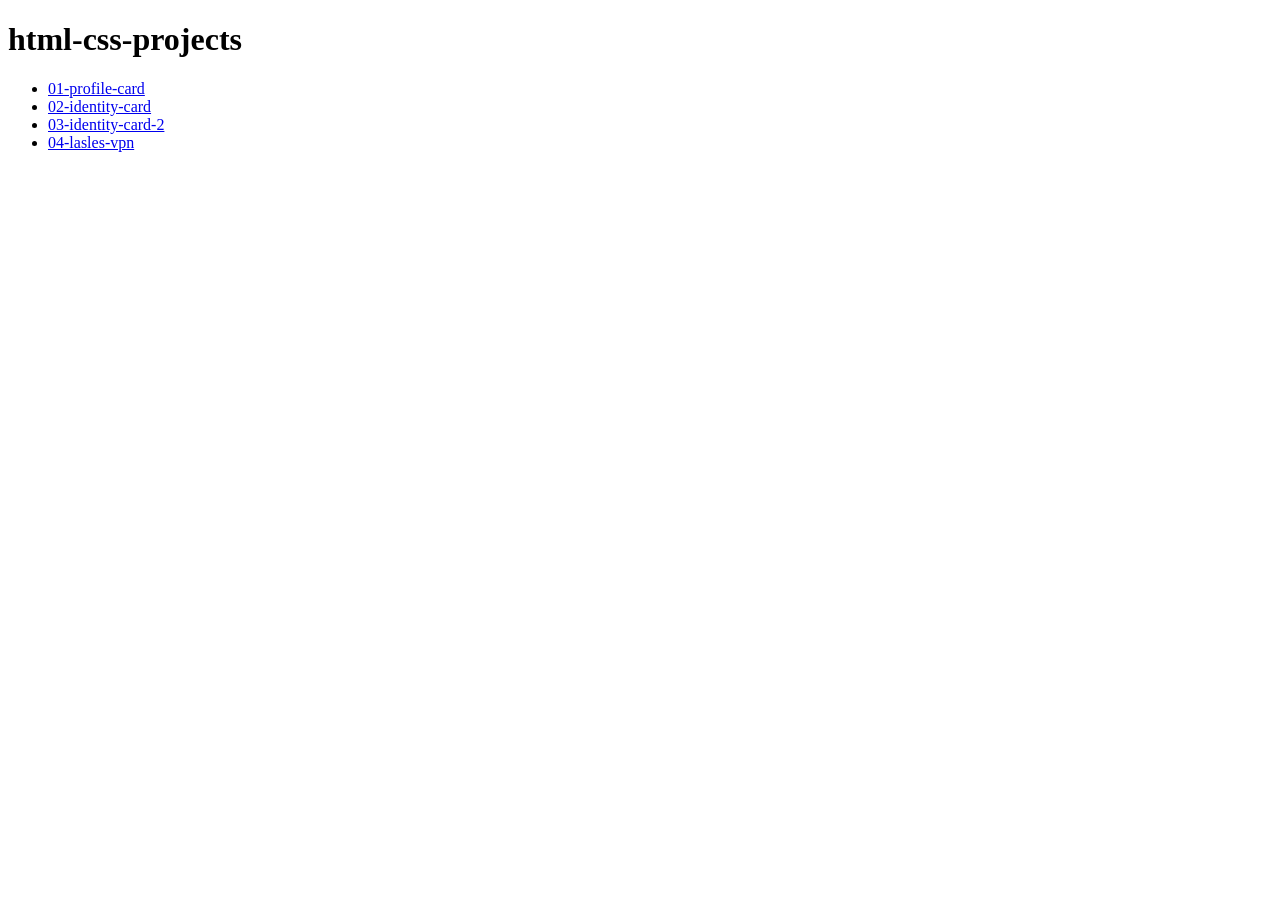
<file: index.html>
<!DOCTYPE html>
<html lang="en">
<head><meta charset="UTF-8"><meta name="viewport" content="width=device-width, initial-scale=1.0"><title>html-css-projects</title></head>
<body><h1>html-css-projects</h1><ul>
<li><a href="01-profile-card/">01-profile-card</a></li>
<li><a href="02-identity-card/">02-identity-card</a></li>
<li><a href="03-identity-card-2/">03-identity-card-2</a></li>
<li><a href="04-lasles-vpn/">04-lasles-vpn</a></li>
</ul></body></html>
</file>
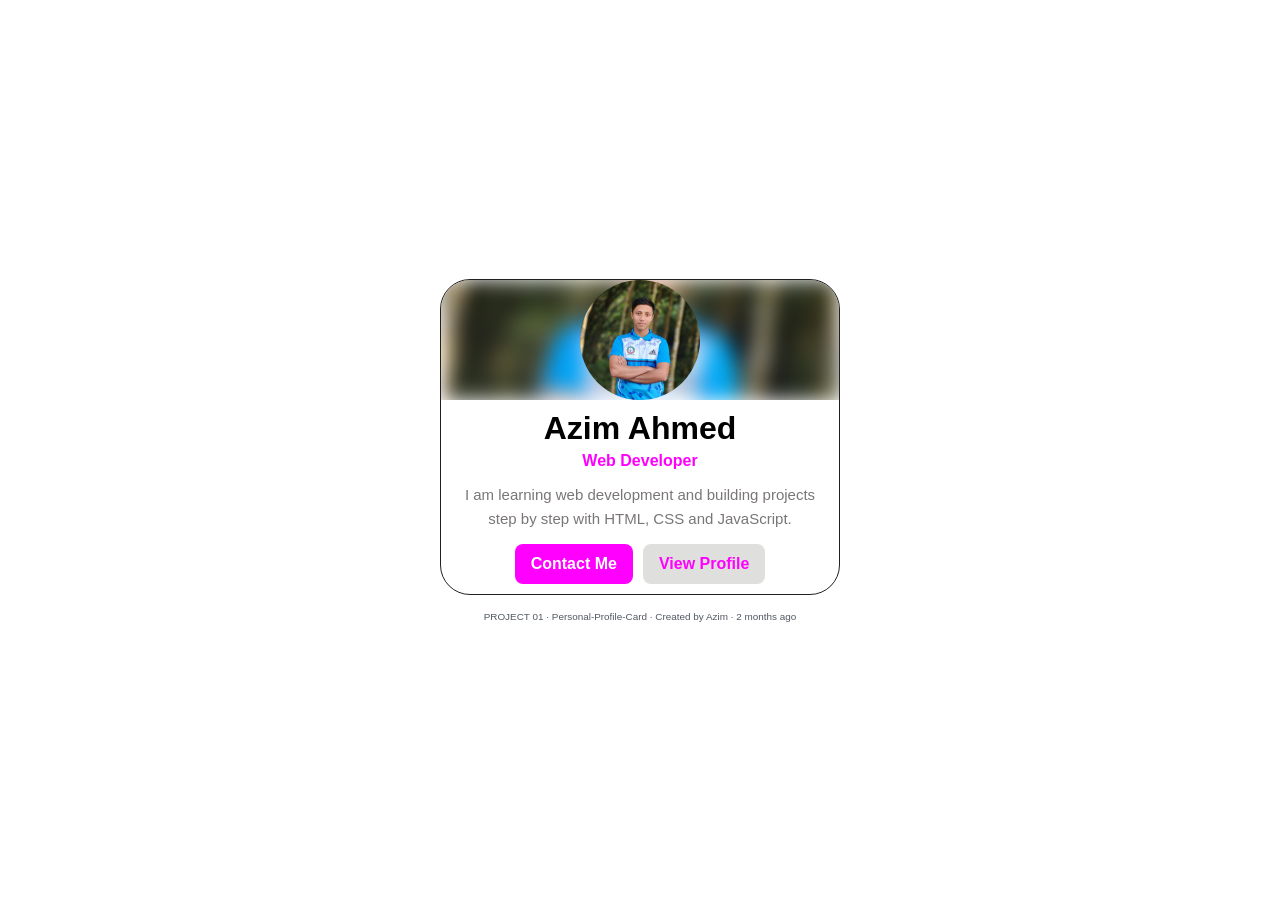
<file: 01-profile-card/index.html>
<!doctype html>
<html lang="en">
  <head>
    <meta charset="UTF-8" />
    <meta
      name="viewport"
      content="width=device-width, initial-scale=1.0"
    />
    <title>Personal-Profile-Card</title>
    <link rel="stylesheet" href="x.css" />
  </head>
  <body>
    <main class="fullCard">
      <div class="imageDiv">
        <img
          src="IMG-20260123-WA0001.jpg"
          alt="Azim photo"
          class="mainImage"
        />
      </div>
      <div class="cardContent">
        <h1 class="name">Azim Ahmed</h1>
        <p class="role">Web Developer</p>
        <p class="goal">
          I am learning web development and building
          projects step by step with HTML, CSS and
          JavaScript.
        </p>
        <div class="buttons">
          <a
            href="mailto:azimbabu3234@gmail.com"
            class="btn btn1"
            >Contact Me</a
          >
          <a
            href="https://www.facebook.com/profile.php?id=61593679367136&rdid=qZ2QqsbWxcxdBHWh&share_url=https%3A%2F%2Fwww.facebook.com%2Fshare%2F1attZtrisj%2F#"
            target="_blank"
            class="btn btn2"
            >View Profile</a
          >
        </div>
      </div>
    </main>
    <!-- INFORMATION ABOUT THIS PROJECT -->
    <footer class="project-footer">
      <div class="project-meta">
        <span>PROJECT 01</span>
        <span>·</span>
        <span>Personal-Profile-Card</span>
        <span>·</span>
        <span>Created by Azim</span>
        <span>·</span>

        <span
          class="time-ago"
          data-created="2026-10-02T07:59:00"
        >
          Today
        </span>
      </div>
    </footer>
    <script src="script.js"></script>
  </body>
</html>
</file>
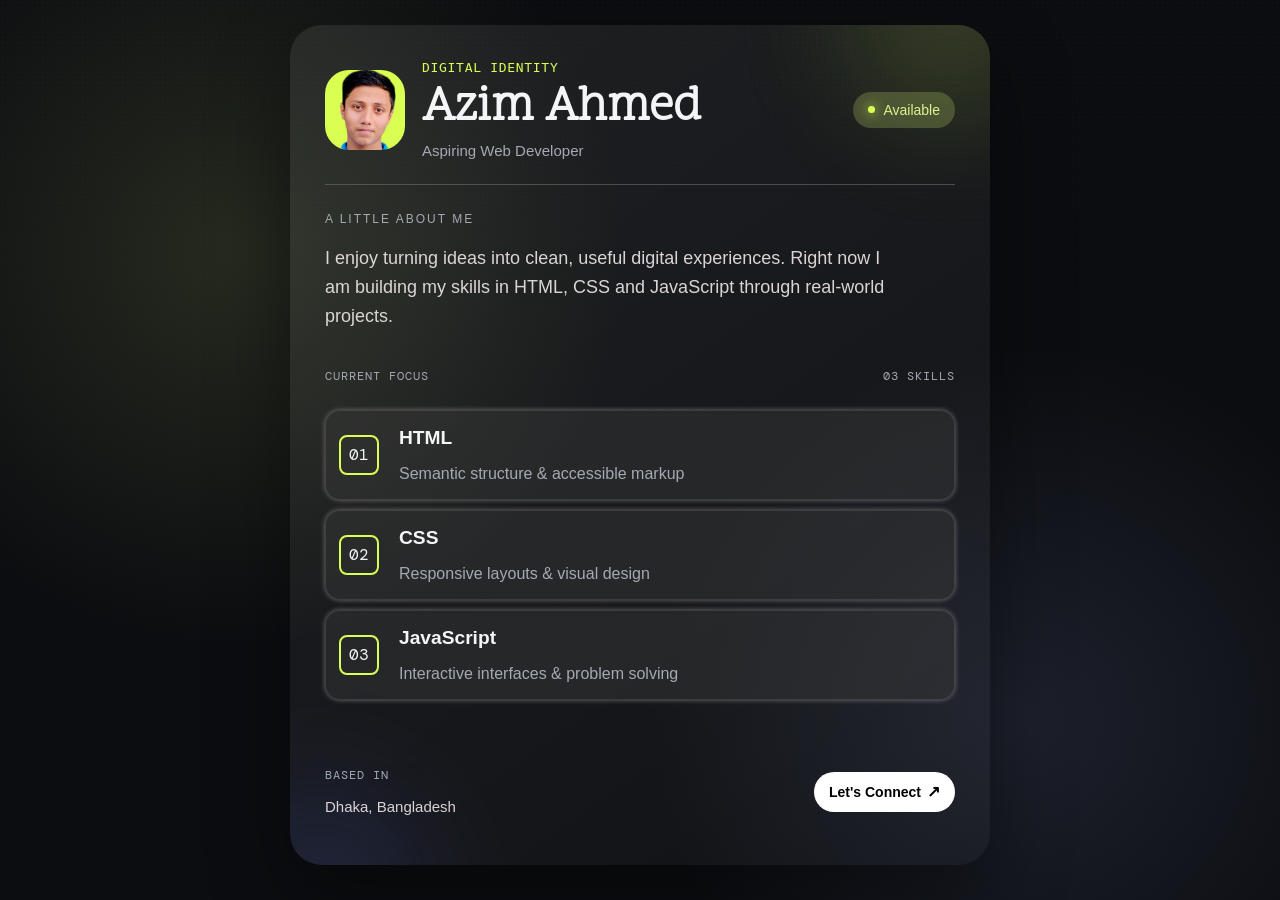
<file: 02-identity-card/index.html>
<!doctype html>
<html lang="en">
  <head>
    <meta charset="UTF-8" />
    <meta
      name="viewport"
      content="width=device-width, initial-scale=1.0"
    />
    <title>Personal Identity Card</title>
    <meta
      name="description "
      content="A modern personal identity card built with semantic element"
    />
    <style>
      body {
        background-color: #0b0d10;
      }
    </style>
    <link rel="stylesheet" href="style.css" />
  </head>
  <body>
    <!-- ========================================== -->
    <!--   MAIN PAGE & OUTER OF IDENTITY CARD       -->
    <!-- ========================================== -->

    <main class="page-root">
      <!-- ========================================== -->
      <!--   --   IDENTITY CARD FULL BOX --           -->
      <!-- ========================================== -->
      <section class="identity-card">
        <!-- for glow -->
        <div
          class="card-glow card-glow-one"
          aria-hidden="true"
        ></div>
        <div
          class="card-glow card-glow-two"
          aria-hidden="true"
        ></div>

        <!--/ Header section // -->
        <header class="header">
          <div class="avatar">
            <img
              src="./assets/cropped_circle_image (2).png"
              alt=""
            />
          </div>

          <!-- /* -- for heading text the middle ones  -- */ -->

          <div class="profile-heading">
            <p class="eybrow">DIGITAL IDENTITY</p>
            <h2 class="name">Azim Ahmed</h2>
            <p class="role">Aspiring Web Developer</p>
          </div>

          <!-- /* -- for dot status -- */ -->

          <div class="dot-area">
            <span class="dot"></span>
            Available
          </div>
        </header>
        <!-- ========================================== -->
        <!--   --  INTRO SECTION --           -->
        <!-- ========================================== -->
        <section class="intro">
          <p class="intro-heading">A little about me</p>
          <p class="intro-body">
            I enjoy turning ideas into clean, useful digital
            experiences. Right now I am building my skills
            in HTML, CSS and JavaScript through real-world
            projects.
          </p>
        </section>
        <!-- ========================================== -->
        <!--   --  SKILL SECTION --           -->
        <!-- ========================================== -->

        <section class="main-skill-box">
          <div class="skill-box-heading">
            <p class="focus-text">Current focus</p>
            <p>03 skills</p>
          </div>

          <!-- /* -- only for skill list -- */ -->

          <div class="skill-list">
            <article class="skill-item" id="skill-item-01">
              <span class="skill-number">01</span>

              <div class="skill-details">
                <h2>HTML</h2>
                <p>
                  Semantic structure & accessible markup
                </p>
              </div>
            </article>

            <article class="skill-item" id="skill-item-02">
              <span class="skill-number">02</span>

              <div class="skill-details">
                <h2>CSS</h2>
                <p>Responsive layouts & visual design</p>
              </div>
            </article>

            <article class="skill-item" id="skill-item-03">
              <span class="skill-number">03</span>

              <div class="skill-details">
                <h2>JavaScript</h2>
                <p>
                  Interactive interfaces & problem solving
                </p>
              </div>
            </article>
          </div>
        </section>

        <!-- ========================================== -->
        <!--      --  FOOTER SECTION --           -->
        <!-- ========================================== -->

        <footer class="profile-footer">
          <div class="text">
            <p>BASED IN</p>
            <p>Dhaka, Bangladesh</p>
          </div>

          <a
            href="mailto:azimbabu3234@gmail.com"
            class="contact-link"
            >Let's Connect <span>↗</span></a
          >
        </footer>
      </section>
    </main>
  </body>
</html>
</file>
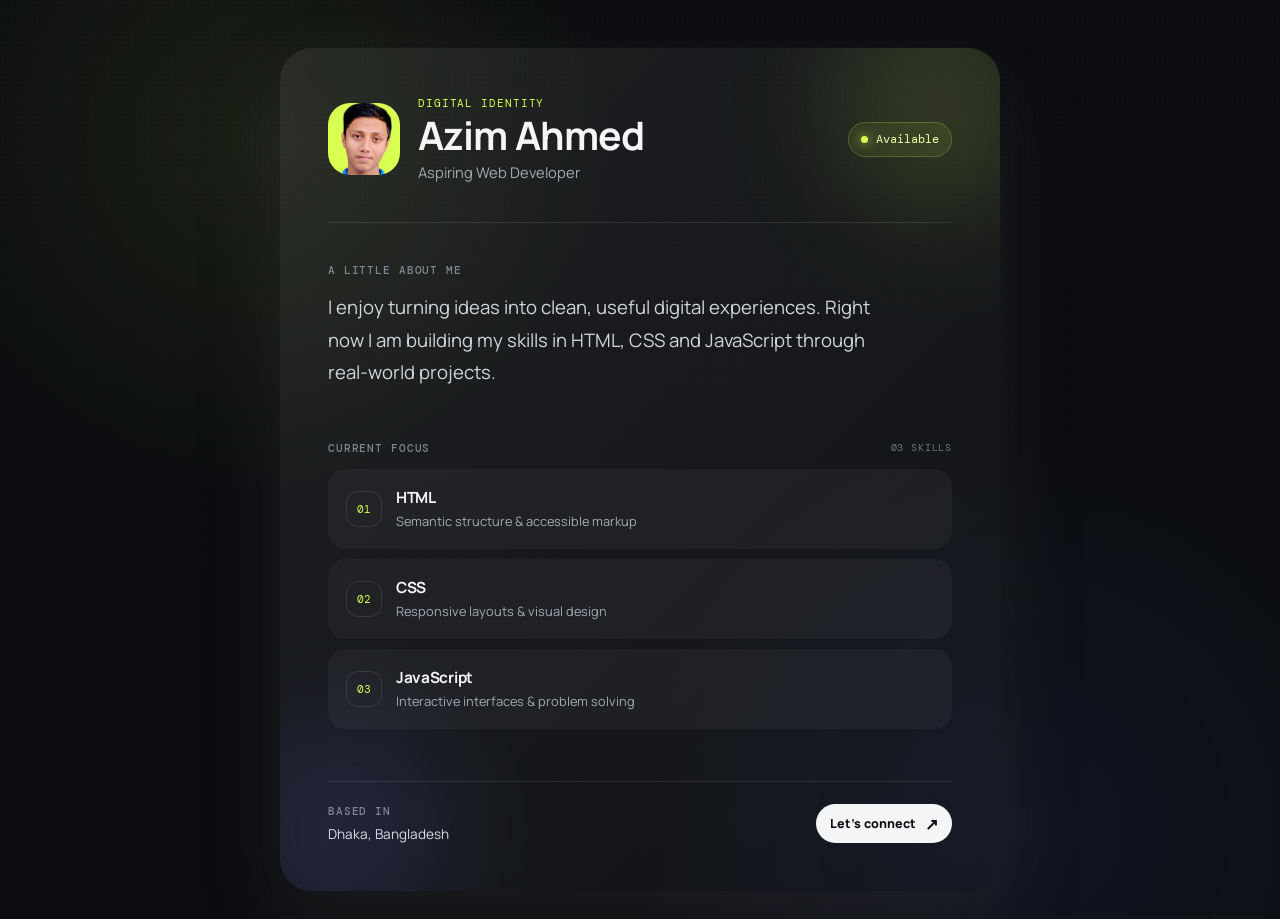
<file: 02...06.10.26...Personal-Identity-Card-2/index.html>
<!doctype html>
<html lang="en">
  <head>
    <meta charset="UTF-8" />
    <meta
      name="viewport"
      content="width=device-width , initial-scale=1.0"
    />
    <meta
      name="description"
      content="A modern personal identity card built with semantic HTML and modern CSS."
    />
    <title>Personal Identity Card</title>
    <style>
      html,
      body {
        background: #0b0d10;
      } 
    </style>
    <link rel="stylesheet" href="style.css" />
  </head>
  <body>
    <!-- BODY..TWO -->
    <main class="page-body">
      <!-- MAIN CARD -->
      <section class="main-card-frame">
        <!-- TOP AND BOTTOM SMALL GLOW -->
        <div
          class="card-glow card-glow-one"
          aria-hidden="true"
        ></div>
        <div
          class="card-glow card-glow-two"
          aria-hidden="true"
        ></div>

        <!-- AVATER/PHOTO -->
        <header class="profile-header">
          <div class="avatar">
            <img
              src="./assets/cropped_circle_image (2).png"
              alt="azim-photo"
            />
          </div>

          <!-- HEADING -->
          <div class="profile-heading">
            <p class="eyebrow">DIGITAL IDENTITY</p>
            <h1 id="profile-name">Azim Ahmed</h1>
            <p class="role">Aspiring Web Developer</p>
          </div>
          <span class="status-badge-main-frame">
            <span class="status-dot" aria-hidden="true">
            </span>
            Available
          </span>
        </header>

        <div class="divider" aria-hidden="true"></div>

        <!-- A LITTLE ABOUT ME SECTION -->
        <section
          class="intro-main-box"
          aria-labelledby="intro-title"
        >
          <p class="section-heading" id="intro-title">
            A little about me
          </p>
          <p>
            I enjoy turning ideas into clean, useful digital
            experiences. Right now I am building my skills
            in HTML, CSS and JavaScript through real-world
            projects.
          </p>
        </section>

        <!-- SKILL SHOWING -->

        <section
          class="skill-box-main"
          aria-labelledby="skills-title"
        >
          <!-- section heading row borabor skill ar upore -->
          <div class="section-heading-row">
            <p class="skill-section-heading">
              CURRENT FOCUS
            </p>
            <p class="skills-i-know">03 SKILLS</p>
          </div>
          <!-- SKILL LIST -->
          <div class="skill-list">
            <!-- skill item 1 -->
            <!-- there are two item into me -->
            <article class="skill-item">
              <!-- number one item -->
              <div class="skill-number">01</div>
              <!-- number two item -->
              <div>
                <h2>HTML</h2>
                <p>
                  Semantic structure & accessible markup
                </p>
              </div>
            </article>

            <!-- skill item 2 -->
            <article class="skill-item 02">
              <div class="skill-number">02</div>

              <div>
                <h2>CSS</h2>
                <p>Responsive layouts & visual design</p>
              </div>
            </article>

            <!-- skill item 3 -->

            <article class="skill-item 03">
              <div class="skill-number">03</div>

              <div>
                <h2>JavaScript</h2>
                <p>
                  Interactive interfaces & problem solving
                </p>
              </div>
            </article>
          </div>
        </section>

        <!-- FOOTER -->

        <footer class="profile-footer">
          <!-- item one start-->
          <div>
            <p class="section-label">Based in</p>
            <p class="footer-value">Dhaka, Bangladesh</p>
          </div>
          <!-- item one finshed -->
          <!-- item 2 start-->
          <a
            class="contact-link"
            href="mailto:azimbabu3234@gmail.com"
          >
            Let's connect

            <span aria-hidden="true">↗</span></a
          >
          <!-- item 2 finshed -->
        </footer>
      </section>
    </main>
  </body>
</html>
</file>
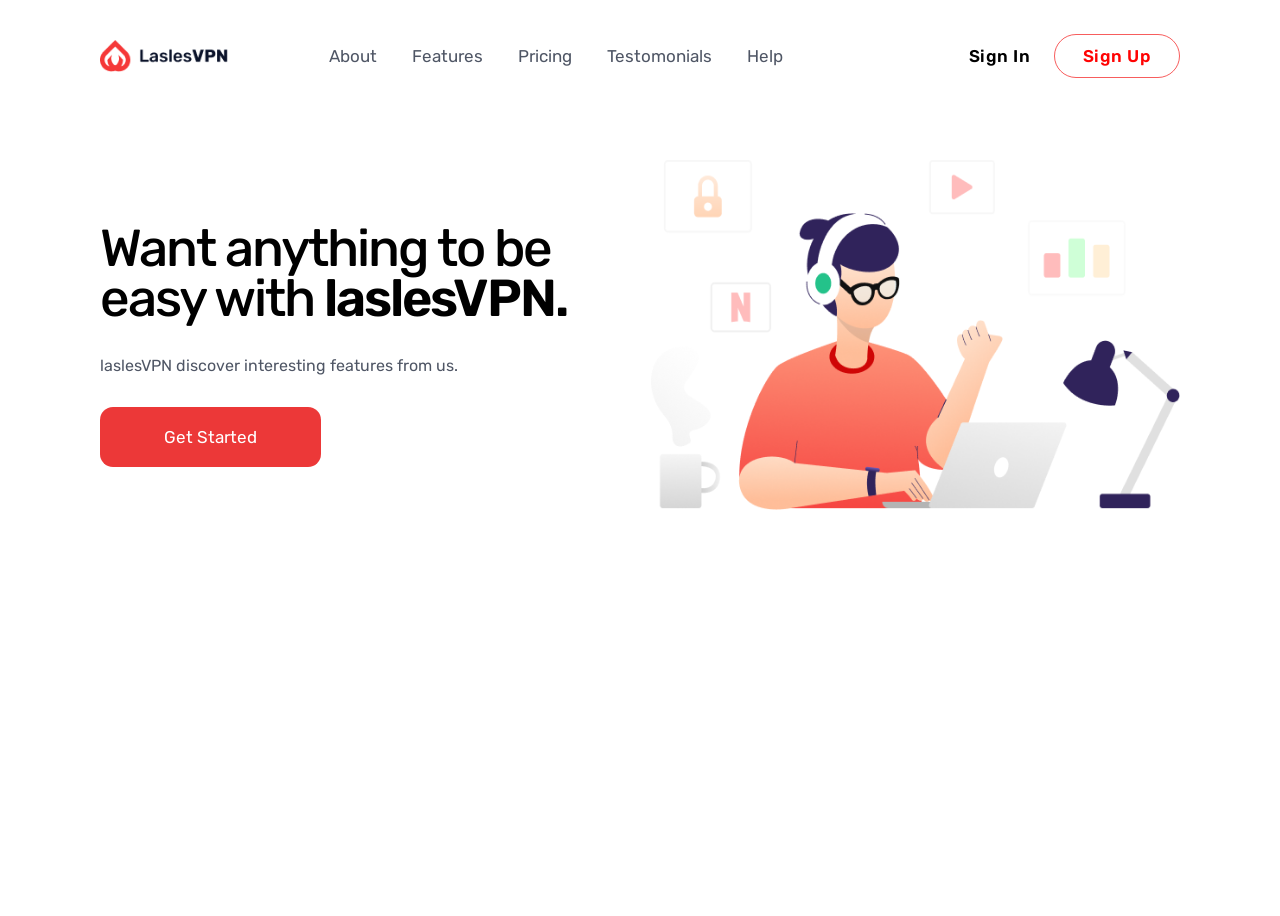
<file: 02.1..13.10.2026..LasLesVPN/index.html>
<!doctype html>
<html lang="en">
  <head>
    <meta charset="UTF-8" />
    <meta
      name="viewport"
      content="width=device-width, initial-scale=1.0"
    />
    <title>LasLesVPN</title>
    <link rel="stylesheet" href="style.css" />
  </head>
  <body>
    <!-- ========================================== -->
    <!--   MAIN PAGE & OUTER OF LasLesVPN       -->
    <!-- ========================================== -->

    <section class="main">
      <header class="heading">
        <div class="header-left-side">
          <div class="logo">
            <img src="logo.png" alt="" />
          </div>

          <div class="contact-info">
            <ul>
              <li><a href="About">About</a></li>
              <li><a href="Features">Features</a></li>
              <li><a href="Pricing">Pricing</a></li>
              <li>
                <a href="Testomonials">Testomonials</a>
              </li>
              <li><a href="Help">Help</a></li>
            </ul>
          </div>
        </div>

        <div class="header-button">
          <button class="sign-in">Sign in</button>
          <button class="Sign-up">Sign up</button>
        </div>
      </header>
      <!-- HERO SECTION -->
      <section class="hero-section">
        <div class="hero-content">
          <div class="hero-text">
            <h1 class="hero-heading">
              Want anything to be easy with
              <span>laslesVPN.</span>
            </h1>
            <p>
              laslesVPN discover interesting features from
              us.
            </p>

            <button class="get-start-btn">
              Get Started
            </button>
          </div>

          <div class="hero-image">
            <img src="right-side-image.png" alt="" />
          </div>
        </div>
      </section>
    </section>
  </body>
</html>
</file>
<file: 01-profile-card/x.css>
* {
  margin: 0;
  padding: 0;
  box-sizing: border-box;
  font-family: Arial;
}
body {
  min-height: 100vh;
  display: flex;
  justify-content: center;
  align-items: center;
  flex-direction: column;
  padding: 20px;
}
.fullCard {
  /* min-height: 100vh; */
  max-width: 400px;
  border: 1px solid rgba(0, 0, 0, 0.87);
  /* padding: 20px; */
  border-radius: 30px;
  display: flex;
  flex-direction: column;
  justify-content: center;
  align-items: center;
  overflow: hidden;
}
.imageDiv {
  position: relative;
  /* background-color: red; */
  width: 100%;
  height: 120px;
  display: flex;
  justify-content: center;
  align-items: center;
  overflow: hidden;
}
.imageDiv::before {
  content: "";
  position: absolute;
  background-position: center;
  background-size: cover;
  inset: 0;
  background-image: url(IMG-20260123-WA0001.jpg);
  filter: blur(10px);
}
.mainImage {
  position: relative;
  z-index: 1;

  width: 120px;
  height: 120px;
  border-radius: 50%;
  /* border-radius: 50%; */
  object-fit: cover;
}
.backgroundImage {
  width: 100%;
  height: 100%;
  object-fit: cover;
}
.cardContent {
  padding: 10px;
  display: flex;
  justify-content: center;
  flex-direction: column;
  align-items: center;
  text-align: center;
}
h1 {
  margin-bottom: 5px;
}
.role {
  color: rgb(255, 0, 255);
  font-weight: 600;
  font-size: 16px;
  margin-bottom: 13px;
}
.goal {
  font-size: 15px;
  color: #7a7676;
  line-height: 1.6;
  margin-bottom: 13px;
}
.buttons {
  display: flex;
  justify-content: center;
  align-items: center;
  gap: 10px;
  flex-wrap: wrap;
}
.btn {
  display: inline-block;
  padding: 11px 16px;
  border-radius: 8px;
  text-decoration: none;
}
.btn1 {
  color: #ffffff;
  font-weight: 600;
  background-color: rgb(255, 0, 255);
}
.btn2 {
  color: rgb(255, 0, 255);
  font-weight: 600;
  background-color: rgba(194, 196, 190, 0.527);
}
/* information */
.project-meta {
  margin: 16px 0 0;
  color: #515862;
  font-size: 0.62rem;
  text-align: center;
}
.footer{
 display: flex;
 align-items: center;
}
</file>
<file: 02-identity-card/style.css>
@import url("https://fonts.googleapis.com/css2?family=Snowburst+One&display=swap");

/* for name Azim Ahmed */
@import url("https://fonts.googleapis.com/css2?family=Scope+One&display=swap");

/* for skill numbering */
@import url("https://fonts.googleapis.com/css2?family=DM+Mono:ital,wght@0,300;0,400;0,500;1,300;1,400;1,500&display=swap");

* {
  box-sizing: border-box;
  color: #f4f5f7;
}
:root {
  --page: #0b0d10;
  --surface: #14171c; /* nei */
  --surface-soft: rgba(
    255,
    255,
    255,
    0.04
  ); /*  skill box */

  --text: #f4f5f7;
  --muted: #a4aab4; /* নামের নিচে স্কিলের নিচে */
  --line: rgba(255, 255, 255, 0.1);
  --accent: #d8ff52;
  --accent-ink: #111500; /* rt*/
  --shadow: 0 30px 80px rgba(0, 0, 0, 0.4);
  --radius-lg: 32px;
  --radius-md: 18px; /* skill box */
  --content-width: 720px;
}
body {
  font-family: Arial, Helvetica, sans-serif;
  color: var(--text);
  min-height: 100vh;
  margin: 0;
  background:
    radial-gradient(
      circle at 18% 28%,
      #84925438,
      transparent 32%
    ),
    radial-gradient(
      circle at 80% 80%,
      #656d9b34,
      transparent 30%
    ),
    var(--page);
}

body::before {
  content: "";
  position: fixed;
  inset: 0;
  pointer-events: none;
  opacity: 0.26;
  background-image: radial-gradient(
    rgba(255, 255, 255, 0.12) 0.6px,
    transparent 0.6px
  );
  background-size: 5px 5px;
  mask-image: linear-gradient(
    to bottom,
    black,
    transparent 85%
  );
}
/* -- ========================================== */
/* -- MAIN PAGE & OUTER OF IDENTITY CARD --      */
/* -- ========================================== */

.page-root {
  min-height: 100vh;
  width: min(100%, 800px);
  margin: 0 auto;
  display: flex;
  align-items: center;
  justify-content: center;
}

/* -- =====================================iden=====  */
/*    -- IDENTITY CARD FULL BOX --                */
/* -- ==========================================  */

.identity-card {
  position: relative;
  /* border: 5px solid blue; */
  margin: 25px 0 35px;
  width: min(100%, 700px);
  padding: clamp(20px, 5vw, 35px);
  border-radius: 32px;
  background: linear-gradient(
    145deg,
    rgba(255, 255, 255, 0.08),
    rgba(255, 255, 255, 0.025)
  );
  box-shadow: var(--shadow);
  isolation: isolate;
  overflow: hidden;
}
/* -- Header section -- */
.header {
  /* border: 5px solid red; */
  display: grid;
  grid-template-columns: auto minmax(0, 1fr) max-content;
  align-items: center;
  gap: 17px;
  margin-bottom: 25px;
}

/* -- for image -- */

.avatar {
  width: 80px;
  aspect-ratio: 1;
  border-radius: 30%;
  overflow: hidden;
}

.avatar img {
  width: 100%;
  height: 100%;
  object-fit: cover;
  display: block;
  transform: scale(1.12);
}

/* -- for heading text the middle ones  -- */

.profile-heading {
  margin: 0;
}
.eybrow {
  color: var(--accent);
  letter-spacing: 0.7px;
  margin: 0;
  font-family: monospace;
}
.name {
  font-size: clamp(30px, 22.18px + 2.04vw, 50px);
  margin: 0;

  font-family: "Scope One", serif;
  font-weight: 1000;
  font-style: normal;
}
.role {
  color: var(--muted);
  margin: 0;
  font-size: 15px;
}
/* -- for dot status -- */

.dot-area {
  font-size: 14px;
  color: rgb(220, 243, 143);

  border-radius: 20px;
  padding: 10px 15px;
  background-color: #d4f07838;
  display: flex;
  align-items: center;
  justify-content: center;
  justify-self: end;
  gap: 8px;
}
.dot {
  width: 9px;
  aspect-ratio: 1;

  background-color: rgb(186, 243, 0);
  border-radius: 50%;
  box-shadow: 0 0 10px var(--accent);

  background-color: rgb(186, 243, 0);
}

.dot {
  width: 7px;
  aspect-ratio: 1;
  background-color: var(--accent);
  border-radius: 50%;
  box-shadow: 0 0 12px rgb(215, 255, 82);

  animation: blink 2s infinite;
}
@keyframes blink {
  0%,
  100% {
    opacity: 1;
  }
  50% {
    opacity: 0.2;
  }
}

.card-glow {
  position: absolute;
  width: 220px;
  aspect-ratio: 1;
  border-radius: 50%;

  pointer-events: none;
  filter: blur(60px);
  opacity: 0.15;
  z-index: -1;
}

.card-glow-one {
  top: -120px;
  right: -70px;
  background: var(--accent);
}

.card-glow-two {
  bottom: -140px;
  left: -80px;
  background: #6f7cff;
}

/* -- ==========================================  */
/*    -- INTRO SECTION --                */
/* -- ==========================================  */

.intro {
  /* background-color:red;; */
  border-top: 1px solid rgba(121, 115, 115, 0.562);

  padding-top: 15px;
}

.intro-heading {
  color: var(--muted);
  text-transform: uppercase;
  letter-spacing: 2px;
}

.intro-heading,
.skill-box-heading {
  font-size: 12px;
}
.intro-body {
  /* width:67ch ; */
  max-width: 58ch;
  /* border:5px solid red; */
  font-size: 18px;
  line-height: 1.6;
  color: rgba(236, 229, 229, 0.918);
}

/* -- ==========================================  */
/*    -- SKILL SECTION --                */
/* -- ==========================================  */

.skill-box-heading {
  display: flex;
  align-items: center;
  justify-content: space-between;
}

.skill-box-heading p {
  color: var(--muted);
  font-family: "DM Mono", monospace;
  text-transform: uppercase;
  letter-spacing: 0.08em;
}

.skill-box-heading {
  margin-top: 25px;
  text-transform: uppercase;
  font-family: "DM Mono", monospace;
  letter-spacing: 0.08em;
}

/* <!-- -- only for skill list -- --> */

.skill-list {
  /* border: 5px solid red; */
  margin-top: 14px;
  display: flex;
  flex-direction: column;
}
.skill-number {
  width: 40px;
  aspect-ratio: 1;
  /* aspect-ratio: 1; */
  /* background-color: #d8ff52; */
  border: 2px solid #d8ff52;
  /* padding: 20px; */
  display: flex;
  align-items: center;
  justify-content: center;
  border-radius: 20%;
  font-family: "DM Mono", monospace;
}
.skill-item {
  display: grid;
  gap: 20px;
  grid-template-columns: auto 1fr;
  align-items: center;
  border: 1px solid var(--line);
  padding-left: 13px; /* if i give padding the box ,,,,the box will become so fatty */
  margin-bottom: 10px;
  border-radius: 15px;
  box-shadow: 0 0 5px rgb(116, 111, 111);
  background-color: rgba(61, 60, 59, 0.438);
  position: relative;
}

.skill-item:hover {
  border: 1px solid #c3ff00;
  box-shadow: 0 0 20px #c3ff00;
  color: #c3ff00;
  transform: translateY(-2px);
}
.skill-item:hover .skill-number {
  /* border: 2px solid white; */
  border: 2px solid #d8ff52;
  color: #c3ff00;
}
.skill-item:hover .skill-details p {
  color: rgba(255, 255, 255, 0.877);
}

/* /* -- FOR HOW MUCH I KNOW SKILL  -- */

#skill-item-01:hover::after {
  content: "95%";
  position: absolute;
  top: 10px;
  right: 10px;
  color: #c3ff00;
  font-family: "DM Mono", monospace;
  letter-spacing: 2px;
}

#skill-item-02:hover::after {
  content: "80%";
  position: absolute;
  top: 10px;
  right: 10px;
  color: #c3ff00;
  font-family: "DM Mono", monospace;
  letter-spacing: 2px;
}

#skill-item-03:hover::after {
  content: "70%";
  position: absolute;
  top: 10px;
  right: 10px;
  color: #c3ff00;
  font-family: "DM Mono", monospace;
  letter-spacing: 2px;
}

.skill-details h2 {
  font-size: 1.2rem;
}

.skill-details p {
  color: var(--muted);
}
/* -- ==========================================  */
/*     -- FOOTER SECTION --                */
/* -- ==========================================  */
.text p:first-child {
  font-size: 12px;
  color: var(--muted);
  font-family: "DM Mono", monospace;
  text-transform: uppercase;
  letter-spacing: 0.08em;
}
.text p:last-child {
  color: rgba(236, 229, 229, 0.918);
  font-size: 15px;
}

.profile-footer {
  display: flex;
  align-items: center;
  justify-content: space-between;
  /* border: 2px solid red; */
  margin-top: clamp(25px, 4vw, 45px);
  gap: 20px;
}

.contact-link {
  /* border: 1px solid #c3ff00; */
  padding: 12px 15px;
  border-radius: 999px;
  text-decoration: none;
  font-weight: 600;
  background-color: white;
  color: black;
  font-size: 14px;
  display: flex;
  align-items: center;
  gap: 6px;
}

.contact-link span {
  color: black;
  font-size: 1rem;
  line-height: 1;
}

.contact-link:hover {
  transform: translateY(-2px);
  box-shadow: 0 3px 4px #c3ff00;
}
/* -- ==========================================  */
/*     -- RESPONSIVE DESIGN--                */
/* -- ==========================================  */

@media (max-width: 700px) {
  .page-root {
    width: min(100% - 15px, 880px);
    /* padding-top: 20px; */
  }
  .identity-card {
    /* border:2px solid red; */
    margin-top: 15px;
    border-radius: 24px;
    padding: 18px;
  }
  .header {
    grid-template-columns: auto 1fr;
  }

  .dot-area {
    grid-column: 1;
    justify-self: start;
  }
  .intro-body {
    font-size: 17px;
  }
  .profile-footer {
    align-items: stretch;
    flex-direction: column;
  }
  .contact-link {
    justify-content: center;
  }
}
</file>
<file: 02...06.10.26...Personal-Identity-Card-2/style.css>
@import url("https://fonts.googleapis.com/css2?family=DM+Mono:wght@400;500&family=Manrope:wght@400;500;600;700;800&display=swap");
* {
  margin: 0;
  padding: 0;
  box-sizing: border-box;
}

:root {
  --page: #0b0d10;
  --surface: #14171c; /* nei */
  --surface-soft: rgba(
    255,
    255,
    255,
    0.04
  ); /*  skill box */

  --text: #f4f5f7;
  --muted: #a4aab4; /* নামের নিচে স্কিলের নিচে */
  --line: rgba(255, 255, 255, 0.1);
  /* --line : blue; */
  --accent: #d8ff52;
  --accent-ink: #111500; /* rt*/
  /* --accent-ink: red; */

  --shadow: 0 30px 80px rgba(0, 0, 0, 0.4);
  --radius-lg: 32px;
  --radius-md: 18px; /* skill box */
  --content-width: 720px;
}
body {
  min-height: 100vh;
  font-family: "Manrope", sans-serif;

  color: var(--text);

  background:
    radial-gradient(
      circle at 20% 15%,
      rgba(216, 255, 82, 0.08),
      transparent 28%
    ),
    radial-gradient(
      circle at 80% 90%,
      rgba(95, 120, 255, 0.08),
      transparent 30%
    ),
    var(--page);
}
body::before {
  content: "";
  position: fixed;
  inset: 0;
  background: radial-gradient(
    rgba(255, 255, 255, 0.12) 0.6px,
    transparent 0.6px
  );
  background-size: 5px 5px;

  mask-image: linear-gradient(
    to bottom,
    black,
    transparent 85%
  );
  pointer-events: none;
  opacity: 0.26;
}
.page-body {
  /* border: 2px solid red; */
  width: min(100% - 36px, 880px);
  min-height: 100vh;
  margin: 0 auto;
  /* padding: 48px; */
  /* text-align: justify; */
  padding: 48px 0 28px;
  display: flex;
  justify-content: center;
  align-items: center;
  flex-direction: column;
}

/* MEDIA QUERY FOR RESPONSIVE AND LOOKING WOW */

.main-card-frame {
  position: relative;
  width: min(100%, 720px);
  /* border: 2px solid blue; */
  overflow: hidden;
  padding: clamp(24px, 5vw, 48px);
  border-radius: 32px;
  background: linear-gradient(
    135deg,
    rgba(255, 255, 255, 0.08),
    rgba(255, 255, 255, 0.025)
  );
  box-shadow: 0 30px 80px rgba(73, 70, 70, 0.274);
  isolation: isolate;
}
.card-glow {
  /* overflow: hidden; */
  position: absolute;
  width: 220px;
  aspect-ratio: 1;
  border-radius: 50%;

  z-index: -1;
  pointer-events: none;
  filter: blur(60px);
  opacity: 0.15;
}

.card-glow-one {
  top: -50px;
  right: -50px;
  /* top: -110px;
  right: -60px; */
  background-color: #d8ff52;
}
.card-glow-two {
  bottom: -50px;
  left: -50px;
  /* bottom: -130px;
  left: -70px; */
  background: #6f7cff;
}
.avatar {
  width: 72px;
  aspect-ratio: 1;
  overflow: hidden;
  border-radius: 22px;
}
.profile-header {
  display: grid;
  grid-template-columns: auto 1fr auto;
  align-items: center;
  gap: 18px;
}
.avatar img {
  width: 100%;
  height: 100%;
  /* border-radius: 22px; */
  display: block;
  object-fit: contain;
  transform: scale(1.13);
}
.profile-heading p {
  overflow-wrap: break-word;
}
.eyebrow,

.section-heading,
.skill-section-heading, /* CURRENT FOCUS */
.skills-i-know ,.section-label {
  font-family: "DM Mono", monospace;
  text-transform: uppercase;
  letter-spacing: 0.08em;
}
.eyebrow {
  margin: 0 0 6px;
  color: var(--accent);
  font-size: 11.2px;
}
#profile-name {
  /* border: 1px solid red; */
  margin: 0;
  font-size: clamp(26.4px, 5vw, 39.2px);
  line-height: 1;
  letter-spacing: -0.88px;
  /* border: 2px solid rgb(255, 0, 140); */
}
.role {
  margin: 7px 0 0;
  color: var(--muted);
  font-size: 14.72px;
  /* border: 2px solid rgb(0, 68, 255); */
}
.status-badge-main-frame {
  display: inline-flex;
  border: 1px solid rgba(216, 255, 82, 0.2);
  align-items: center;
  gap: 8px;
  padding: 9px 12px;
  border-radius: 999px;
  background: rgba(216, 255, 82, 0.07);
  color: #e9ffac;
  font-family: "DM Mono", monospace;
  font-size: 11.52px;
  white-space: nowrap;
}
.status-dot {
  width: 7px;
  aspect-ratio: 1;
  background-color: var(--accent);
  border-radius: 50%;
  box-shadow: 0 0 12px rgb(215, 255, 82);

  animation: blink 1.3s infinite;
}
@keyframes blink {
  0%,
  100% {
    opacity: 1;
  }
  50% {
    opacity: 0.2;
  }
}
.divider {
  height: 1px;
  margin: clamp(28px, 5vw, 40px) 0;
  /* width: 100%; */
  background-color: var(--line);
}

.intro-main-box {
  max-width: 58ch;
  /* border: 2px solid rgb(0, 252, 63); */
}
.section-heading {
  /* border: 2px solid rgb(0, 247, 255); */
  margin: 0;
  color: #7f8793;
  font-size: 10.88px;
  font-weight: 500;
}
.intro-main-box > p:last-child {
  margin: 14px 0 0;
  color: #d1d5db;
  font-size: clamp(1.02rem, 2vw, 1.16rem);
  /* font-size: clamp(16.32px, 2vw, 18.56px); */
  line-height: 1.75;
}

/* skill box */
.skill-box-main {
  margin-top: clamp(32px, 6vw, 52px);
}
.section-heading-row {
  display: flex;
  align-items: center;
  justify-content: space-between;
  gap: 12px;
  margin-bottom: 14px;
}
.skill-section-heading,
.section-label {
  margin: 0;
  color: #7f8793;
  font-size: 10.88px;
  font-weight: 500;
}
.skills-i-know {
  color: #6f7782;
  font-size: 10.24px;
}

.skill-list {
  display: grid;
  gap: 10px;
}
/* SKILL BOX INTO */

.skill-item {
  /* border: 2px solid aqua; */
  border: 1px solid transparent;
  /* border-radius: var(--radius-md); */
  border-radius: 18px;
  display: grid;
  grid-template-columns: auto 1fr;
  align-items: center;
  gap: 14px;
  padding: 17px;
  /* background: var(--surface-soft); */
  background: rgba(255, 255, 255, 0.04);
  transition:
    transform 180ms ease,
    border-color 180ms ease,
    background 180ms ease;
}
.skill-item:hover {
  transform: translateY(-2px);
  border-color: var(--line);
  background: rgba(255, 255, 255, 0.065);
}

.skill-number {
  width: 36px;
  aspect-ratio: 1;
  border: 1px solid var(--line);
  display: grid;
  place-items: center;
  border-radius: 12px;
  color: var(--accent);
  font-family: "DM Mono", monospace;
  font-size: 10.72px;
  /* font-size: 0.67rem; */
}
.skill-item h2 {
  font-size: 15.36px;
  letter-spacing: -0.31px;
}
.skill-item p {
  margin: 4px 0 0;
  color: var(--muted);
  font-size: 12.8px;
  line-height: 1.5;
}

/* FOOTER */

.profile-footer {
  /* border: 2px solid red; */
  border-top: 1px solid var(--line);
  display: flex;
  align-items: end;
  justify-content: space-between;
  gap: 20px;
  margin-top: clamp(32px, 6vw, 52px);
  padding-top: 22px;
  /* background-color: rgba(166, 187, 147, 0.562); */
}
.footer-value {
  margin: 7px 0 0;
  color: #d9dde3;
  font-size: 13.6px;
}
.contact-link {
  display: inline-flex;
  align-items: center;
  /* border: 2px solid red; */
  gap: 9px;
  padding: 11px 14px;
  border-radius: 999px;
  background: var(--text);

  color: #0c0e11;
  text-decoration: none;
  /* font-size: 0.78rem;*/
  font-size: 12.48px;
  font-weight: 800;
  transition:
    transform 180ms ease,
    box-shadow 180ms ease;
}

.contact-link span {
  font-size: 16px;
  line-height: 1;
}
.contact-link:hover {
  transform: translateY(-2px);
  box-shadow: 0 12px 24px rgba(255, 255, 255, 0.1);
}
.contact-link:focus-visible {
  outline: 3px solid var(--accent);
  outline-offset: 4px;
}

@media (max-width: 640px) {
  .profile-header {
    grid-template-columns: auto 1fr;
  }

}
</file>
<file: 02.1..13.10.2026..LasLesVPN/style.css>
/* FOR HEADING  */
@import url("https://fonts.googleapis.com/css2?family=Rubik:ital,wght@0,300..900;1,300..900&display=swap");

* {
  margin: 0;
  padding: 0;
  box-sizing: border-box;
  font-family: "Rubik", sans-serif;
}
body {
  min-height: 100vh;
}
.main {
  margin: 0 auto;
  width: calc(100% - 200px);
  max-width: 1154px;
  height: 100vh;
  margin-top: 16px;
  /* border: 1px solid rgb(51, 255, 0); */
}
header {
  width: 100%;
  height: 76px;
  /* border: 1px solid red; */
  display: flex;
  align-items: center;
  justify-content: space-between;
  padding: 40px 0;
  font-family: "Rubik", sans-serif;
}

img {
  width: 129px;
  height: 32px;
  display: block;
}
.header-left-side {
  display: flex;
  align-self: center;
  justify-content: space-between;
  gap: 100px;
}
ul {
  display: flex;
  align-items: center;
  justify-content: space-evenly;
  gap: 35px;
  text-decoration: none;
}

ul li {
  list-style: none;
}

ul li a {
  text-decoration: none;
  color: rgb(79 86 101 / var(--tw-text-opacity, 1));
  /* background-color: red; */
  font-size: 17px;
}

.contact-info {
  display: flex;
  align-items: center;
  justify-content: center;
  gap: 40px;
}

.header-button button {
  letter-spacing: 0.025em;
  text-transform: capitalize;
  transition-duration: 0.15s;
  font-weight: 550;
  font-size: 17px;
}
.header-button .sign-in {
  border: none;
  padding: 7px 20px;
  background: transparent;
  cursor: pointer;
}
.header-button .sign-in:hover {
  color: #f53838;
}
.header-button .Sign-up {
  border: 1px solid rgba(245, 56, 56, 0.81);
  color: rgb(255, 3, 3);
  background: transparent;
  cursor: pointer;
  border-radius: 999px;
  padding: 11px 28px;
}

.header-button .Sign-up:hover {
  box-shadow: 0px 20px 20px -15px rgba(245, 56, 56, 0.81);
  background-color: rgb(
    245 56 85 / var(--tw-bg-opacity, 1)
  );
  color: white;
}

/* HERO SECTION DESIGN */
.hero-section {
  width: 100%;
  height: auto;

  padding-block: 64px;
}

.hero-content {
  /* border: 1px solid red; */
  display: flex;
  justify-content: space-between;
  gap: 32px;
}
.hero-text {
  display: flex;
  flex-direction: column;
  align-items: start;
  gap: 32px;
  /* width: 560px;
  height: 350px; */
  width: 600px;
  height: 350px;
  /* border: 1px solid blue; */
  padding-top: 64px;
  /* padding-right: 102px; */
}

.hero-heading {
  font-size: 52px;
  line-height: 0.96;
  font-weight: 450;
  letter-spacing: -2px;
}

.hero-heading span {
  font-weight: 600;
}

.hero-text p {
  color: rgb(79 86 101 / var(--tw-text-opacity, 1));
  margin: 0;
}

.get-start-btn {
  background-color: #ec3838;
  color: rgb(255, 255, 255);
  padding: 20px 64px;
  font-size: 17px;
  border: none;
  border-radius: 13px;
}

.get-start-btn:hover {
  box-shadow: 0px 20px 20px -15px rgba(245, 56, 56, 0.81);
}

/* IMAGE DESIGN */
.hero-image img {
  display: block;
  width: 100%;
  height: 100%;
  background: transparent;
}

@media (max-width: 600px) {
  .main {
    margin: 0 auto;
    width: calc(100% - 40px);
    height: 100vh;
    margin-top: 10px;
  }
  header {
    width: 100%;
    height: 76px;
  }

  .contact-info {
    display: none;
  }

  .header-left-side {
    gap: 0;
  }
  .header-button {
    display: flex;
    align-items: center;
    gap: 0;
  }
  .header-button button {
    font-size: 17px;
    padding: 10px 14px;
    font-weight: 800;
  }
  .header-button .sign-in {
    border: none;
    color: black;
    background: transparent;
    padding: 10px 6px;
  }
  .header-button .sign-in:hover {
    border: none;

    color: #f53838;
  }
  .header-button .Sign-up {
    border: 1px solid rgba(245, 56, 56, 0.81);
    color: rgb(255, 3, 3);
    background: transparent;
    cursor: pointer;
    border-radius: 999px;
    padding: 10px 18px;
  }
  .hero-content {
    flex-wrap: wrap-reverse;
  }
}
</file>
